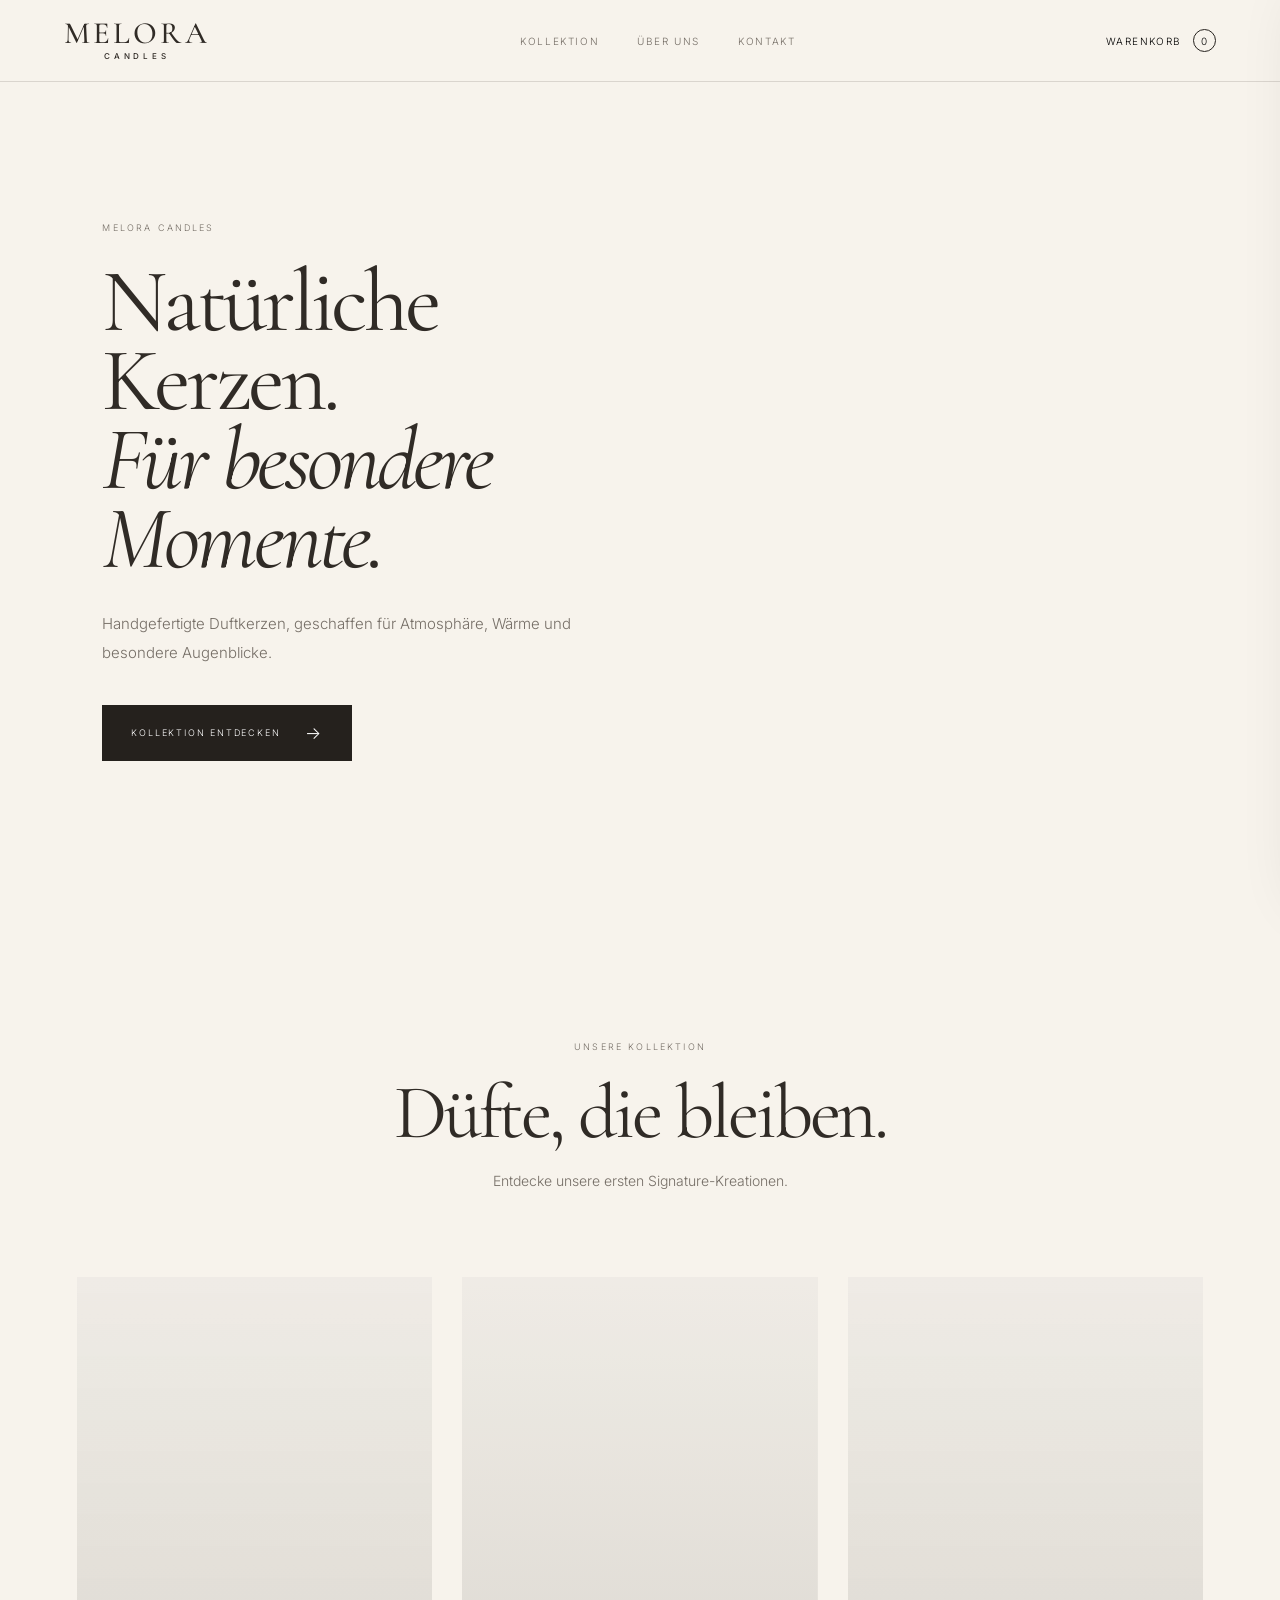
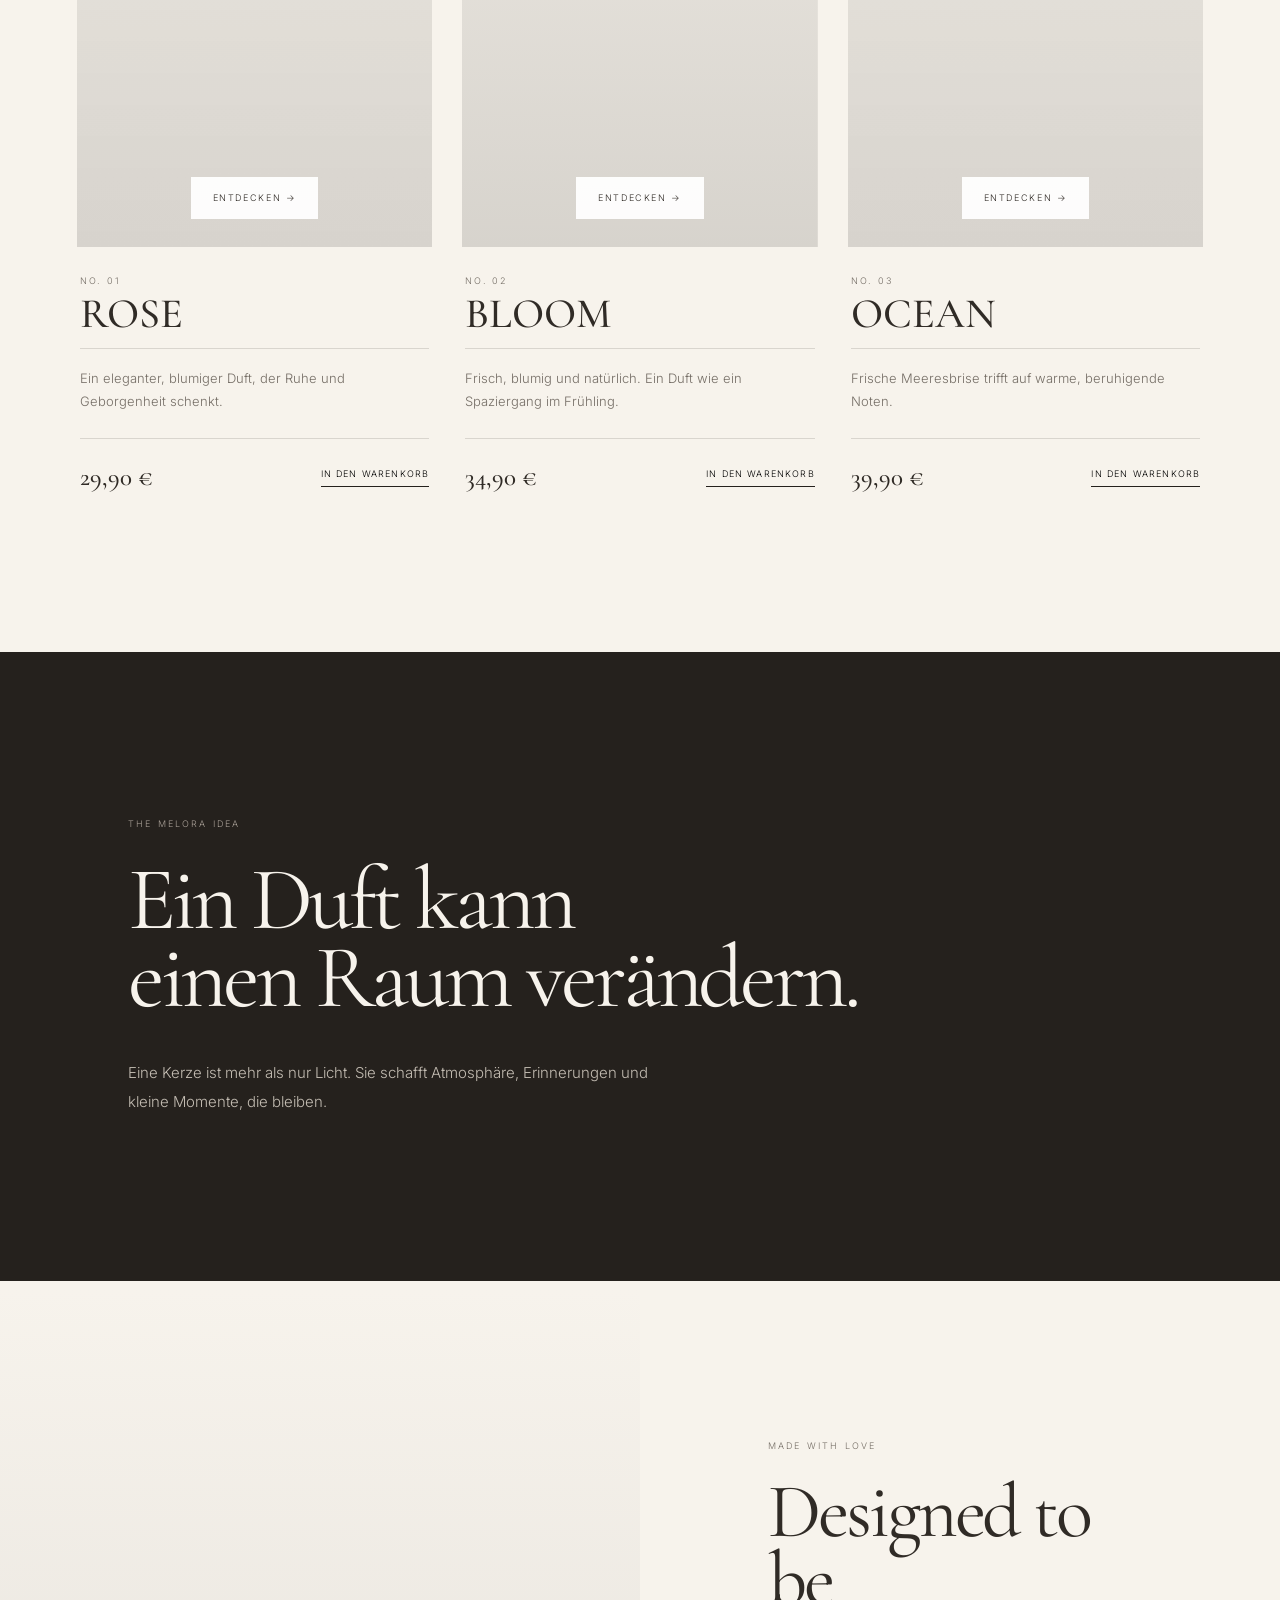
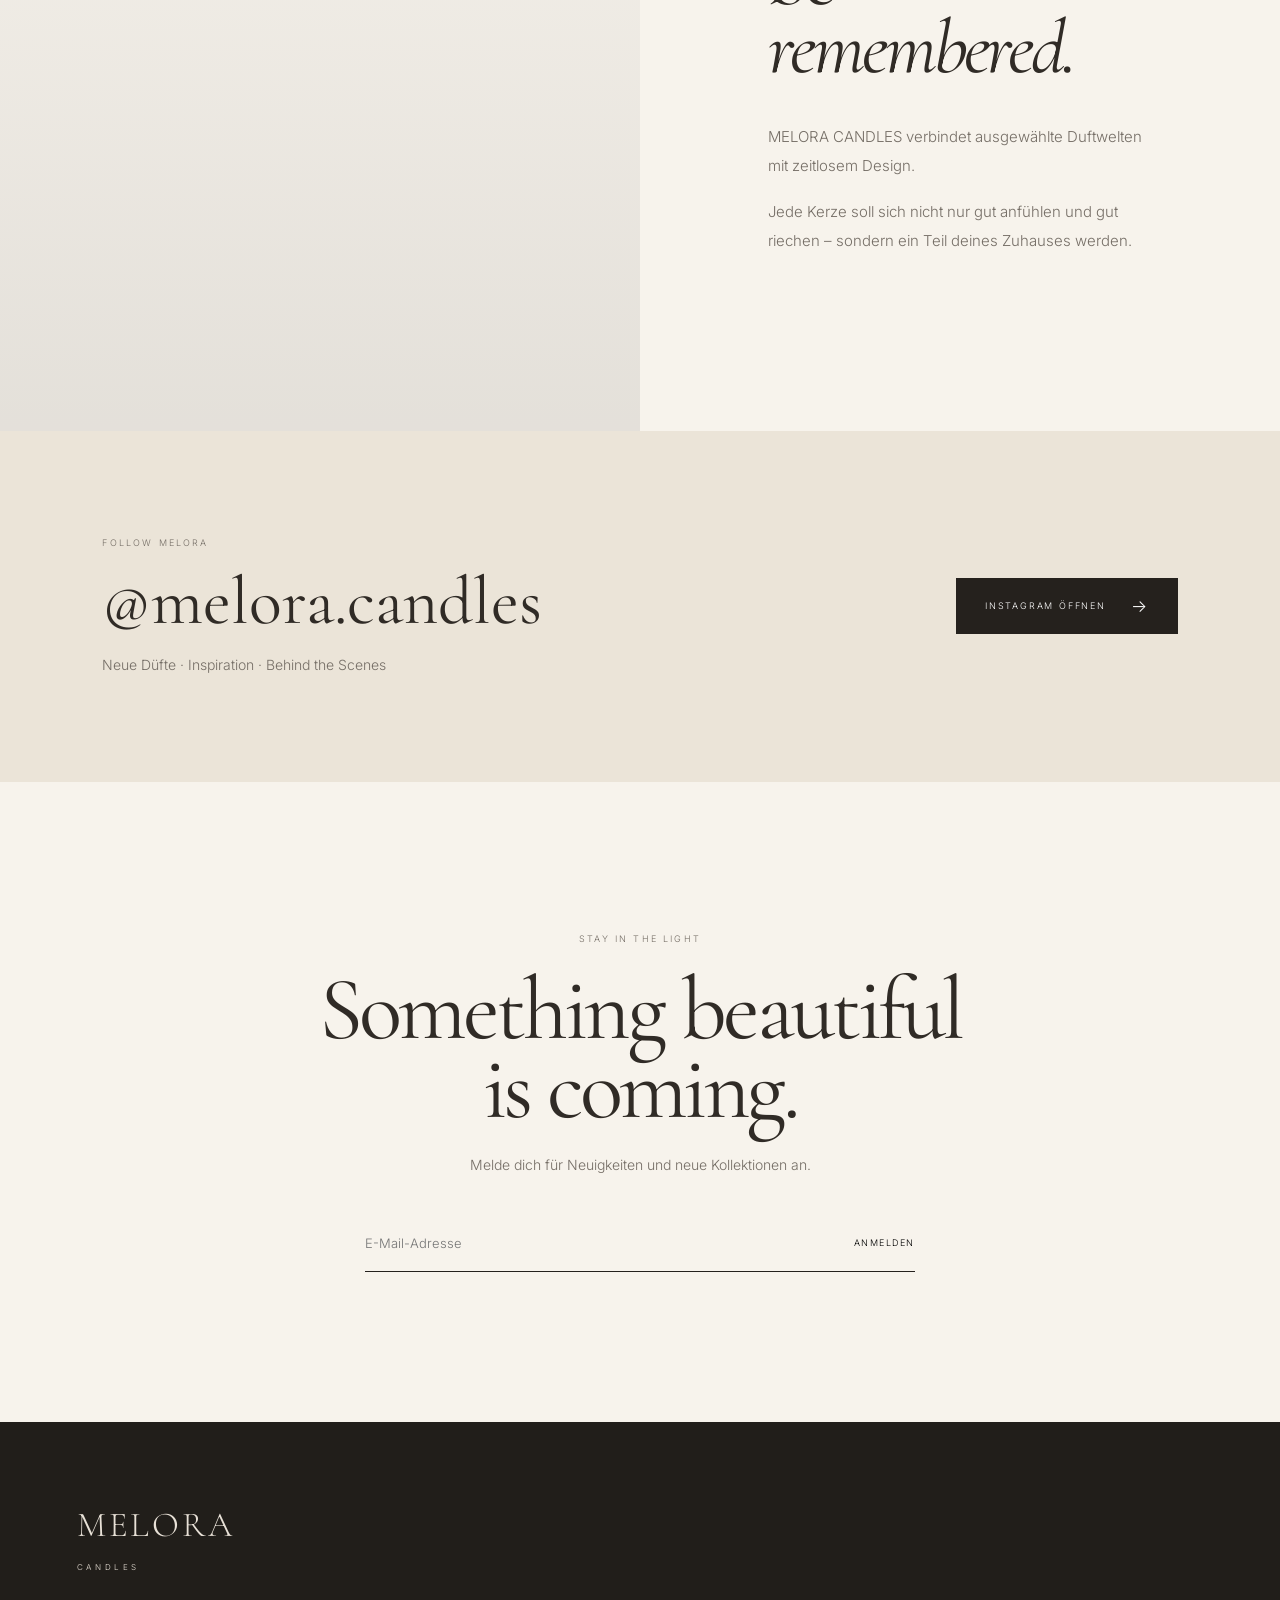
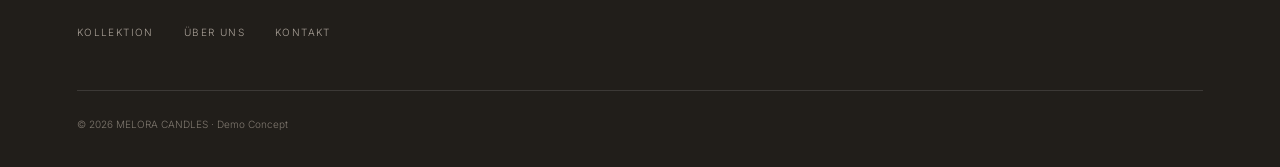
<file: index.html>
<!DOCTYPE html>
<html lang="de">

<head>

  <meta charset="UTF-8">

  <meta name="viewport" content="width=device-width, initial-scale=1.0">

  <meta name="description"
        content="MELORA CANDLES – elegante handgefertigte Duftkerzen für besondere Momente.">

  <title>MELORA CANDLES</title>

  <link rel="preconnect" href="https://fonts.googleapis.com">
  <link rel="preconnect" href="https://fonts.gstatic.com" crossorigin>

  <link href="https://fonts.googleapis.com/css2?family=Cormorant+Garamond:wght@400;500;600&family=Inter:wght@300;400;500&display=swap"
        rel="stylesheet">

  <link rel="stylesheet" href="css/style.css">

</head>


<body>


<header class="site-header">

  <a href="index.html" class="brand">
    MELORA
    <small>CANDLES</small>
  </a>


  <nav>

    <a href="#collection">
      Kollektion
    </a>

    <a href="#about">
      Über uns
    </a>

    <a href="#contact">
      Kontakt
    </a>

  </nav>


  <button
    class="cart-toggle"
    onclick="toggleCart()">

    Warenkorb

    <span id="count">0</span>

  </button>

</header>



<main>


<!-- HERO -->

<section class="hero">


  <div class="hero-image"></div>


  <div class="hero-content">


    <p class="eyebrow">
      MELORA CANDLES
    </p>


    <h1>

      Natürliche Kerzen.
      <br>

      <em>
        Für besondere Momente.
      </em>

    </h1>


    <p>

      Handgefertigte Duftkerzen,
      geschaffen für Atmosphäre,
      Wärme und besondere Augenblicke.

    </p>


    <a
      href="#collection"
      class="hero-button">

      KOLLEKTION ENTDECKEN

      <span>
        →
      </span>

    </a>


  </div>


</section>



<!-- KOLLEKTION -->

<section
  id="collection"
  class="collection">


  <div class="section-heading">


    <p class="eyebrow">
      UNSERE KOLLEKTION
    </p>


    <h2>
      Düfte, die bleiben.
    </h2>


    <p>
      Entdecke unsere ersten
      Signature-Kreationen.
    </p>


  </div>



  <div class="products">



    <!-- ROSE -->

    <article class="product-card">


      <a
        href="product.html?product=rose"
        class="product-image rose">


        <div class="discover">
          ENTDECKEN →
        </div>


      </a>



      <div class="product-info">


        <p class="product-number">
          NO. 01
        </p>


        <h3>
          ROSE
        </h3>


        <div class="product-line"></div>


        <p>

          Ein eleganter, blumiger Duft,
          der Ruhe und Geborgenheit schenkt.

        </p>


        <div class="product-bottom">


          <strong>
            29,90 €
          </strong>


          <button
            onclick="add('ROSE No. 01', 29.90)">

            IN DEN WARENKORB

          </button>


        </div>


      </div>


    </article>



    <!-- BLOOM -->

    <article class="product-card">


      <a
        href="product.html?product=bloom"
        class="product-image bloom"
        style="
          background-image:
            linear-gradient(
              rgba(255,255,255,.03),
              rgba(0,0,0,.10)
            ),
            url('https://images.unsplash.com/photo-1646562292853-b7e64647bbea?auto=format&fit=crop&fm=jpg&q=90&w=1600');
        ">


        <div class="discover">
          ENTDECKEN →
        </div>


      </a>



      <div class="product-info">


        <p class="product-number">
          NO. 02
        </p>


        <h3>
          BLOOM
        </h3>


        <div class="product-line"></div>


        <p>

          Frisch, blumig und natürlich.
          Ein Duft wie ein Spaziergang
          im Frühling.

        </p>


        <div class="product-bottom">


          <strong>
            34,90 €
          </strong>


          <button
            onclick="add('BLOOM', 34.90)">

            IN DEN WARENKORB

          </button>


        </div>


      </div>


    </article>



    <!-- OCEAN -->

    <article class="product-card">


      <a
        href="product.html?product=ocean"
        class="product-image ocean">


        <div class="discover">
          ENTDECKEN →
        </div>


      </a>



      <div class="product-info">


        <p class="product-number">
          NO. 03
        </p>


        <h3>
          OCEAN
        </h3>


        <div class="product-line"></div>


        <p>

          Frische Meeresbrise trifft
          auf warme, beruhigende Noten.

        </p>


        <div class="product-bottom">


          <strong>
            39,90 €
          </strong>


          <button
            onclick="add('OCEAN No. 03', 39.90)">

            IN DEN WARENKORB

          </button>


        </div>


      </div>


    </article>



  </div>


</section>



<!-- STATEMENT -->

<section class="statement">


  <p class="eyebrow">
    THE MELORA IDEA
  </p>


  <h2>

    Ein Duft kann
    <br>
    einen Raum verändern.

  </h2>


  <p>

    Eine Kerze ist mehr als nur Licht.
    Sie schafft Atmosphäre, Erinnerungen
    und kleine Momente, die bleiben.

  </p>


</section>



<!-- ÜBER UNS -->

<section
  id="about"
  class="about">


  <div class="about-image"></div>


  <div class="about-content">


    <p class="eyebrow">
      MADE WITH LOVE
    </p>


    <h2>

      Designed to be
      <br>

      <em>
        remembered.
      </em>

    </h2>


    <p>

      MELORA CANDLES verbindet
      ausgewählte Duftwelten mit
      zeitlosem Design.

    </p>


    <p>

      Jede Kerze soll sich nicht nur
      gut anfühlen und gut riechen –
      sondern ein Teil deines Zuhauses
      werden.

    </p>


  </div>


</section>



<!-- INSTAGRAM -->

<section class="instagram">


  <div>


    <p class="eyebrow">
      FOLLOW MELORA
    </p>


    <h2>
      @melora.candles
    </h2>


    <p>

      Neue Düfte · Inspiration ·
      Behind the Scenes

    </p>


  </div>


  <a
    href="https://www.instagram.com/melora.candles/"
    target="_blank"
    class="dark-button">

    INSTAGRAM ÖFFNEN

    <span>
      →
    </span>

  </a>


</section>



<!-- KONTAKT -->

<section
  id="contact"
  class="contact">


  <p class="eyebrow">
    STAY IN THE LIGHT
  </p>


  <h2>

    Something beautiful
    <br>
    is coming.

  </h2>


  <p>

    Melde dich für Neuigkeiten
    und neue Kollektionen an.

  </p>



  <form
    onsubmit="event.preventDefault(); alert('Demo: Newsletter-Anmeldung');">


    <input
      type="email"
      placeholder="E-Mail-Adresse"
      required>


    <button type="submit">
      ANMELDEN
    </button>


  </form>


</section>


</main>



<!-- WARENKORB -->

<aside
  id="cart"
  class="cart">


  <button
    class="close"
    onclick="toggleCart()">

    ×

  </button>


  <p class="eyebrow">
    MELORA CANDLES
  </p>


  <h2>
    Dein Warenkorb
  </h2>


  <div id="items">

    <p>
      Dein Warenkorb ist leer.
    </p>

  </div>


  <div class="total">


    <span>
      Gesamt
    </span>


    <strong id="total">
      0,00 €
    </strong>


  </div>


  <button
    class="checkout"
    onclick="alert('Demo: Checkout – Zahlung und Bestellung sind noch nicht aktiviert.')">

    ZUR KASSE

  </button>


  <p class="demo-note">

    Demo-Shop – aktuell sind keine
    echten Bestellungen möglich.

  </p>


</aside>



<!-- FOOTER -->

<footer>


  <div class="footer-brand">

    MELORA

    <small>
      CANDLES
    </small>

  </div>


  <div class="footer-links">


    <a href="#collection">
      Kollektion
    </a>


    <a href="#about">
      Über uns
    </a>


    <a href="#contact">
      Kontakt
    </a>


  </div>


  <p>

    © 2026 MELORA CANDLES · Demo Concept

  </p>


</footer>



<script src="js/app.js"></script>


</body>

</html>
</file>
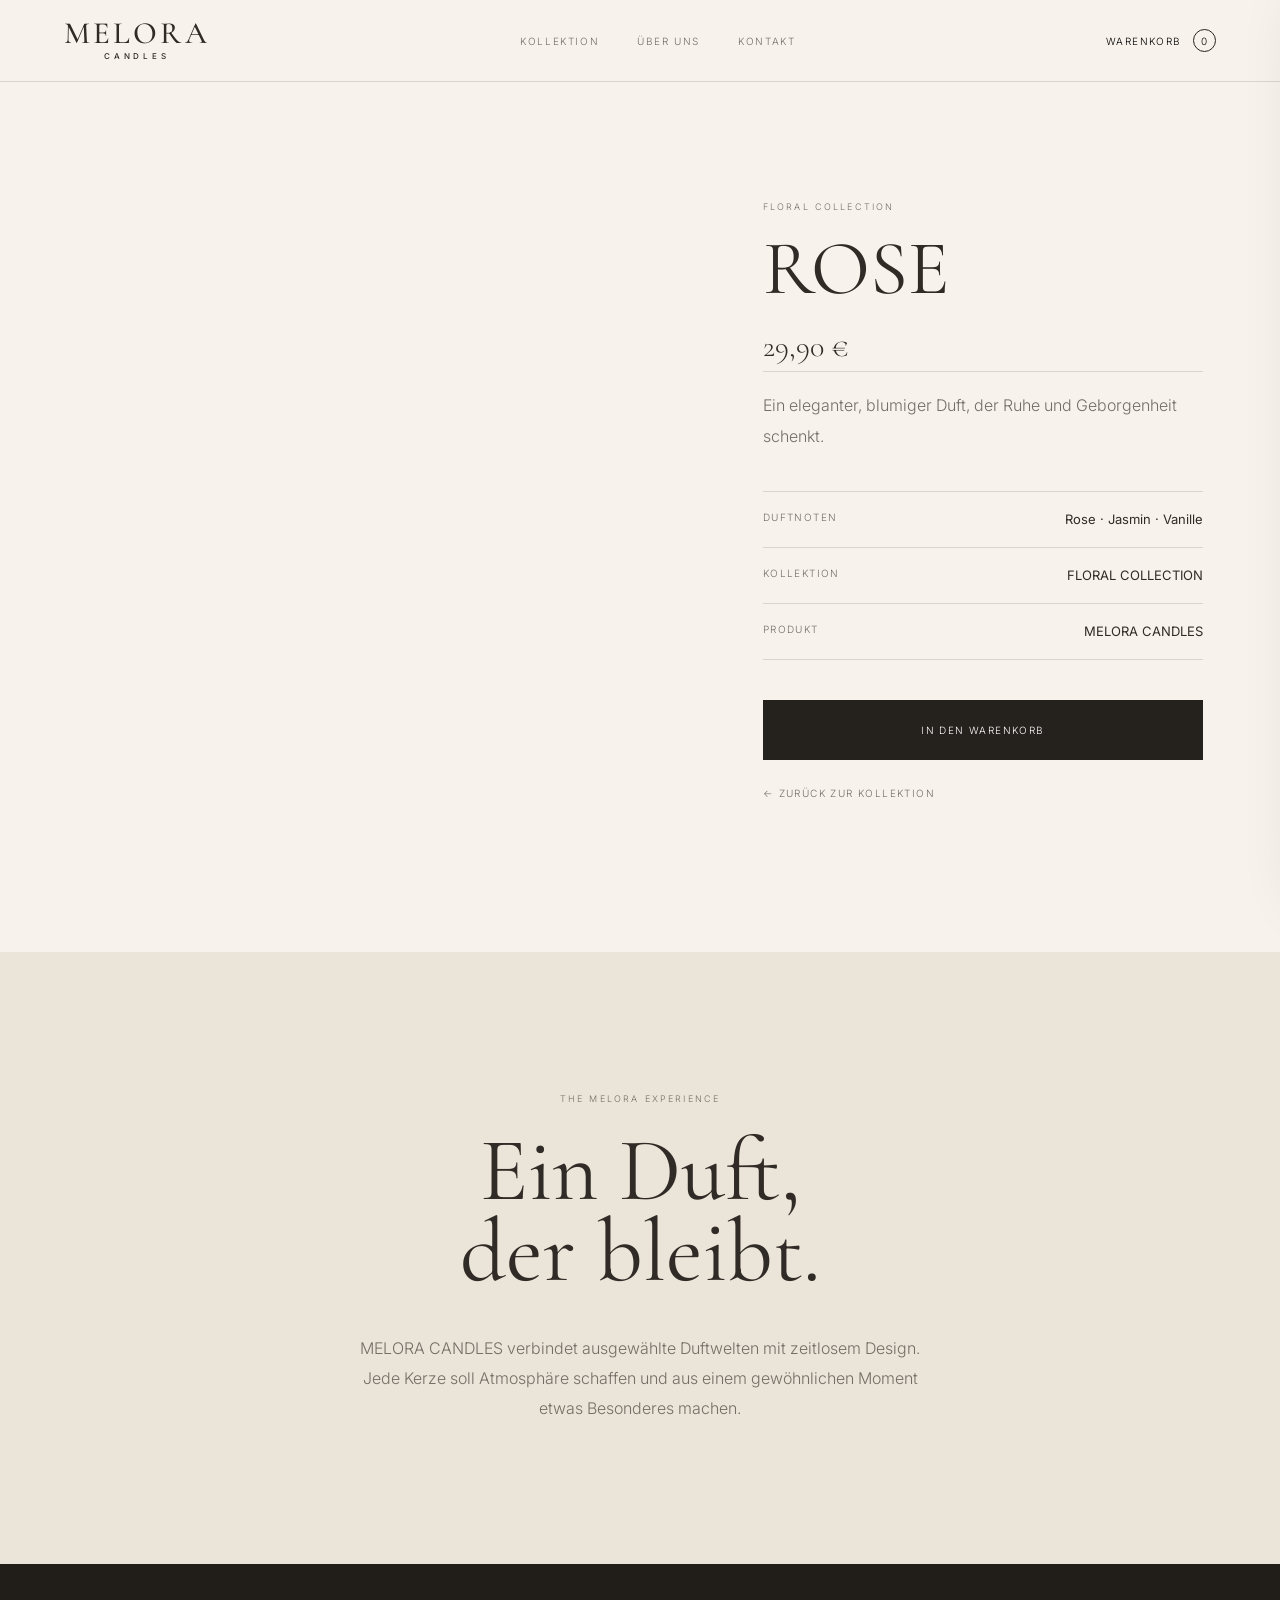
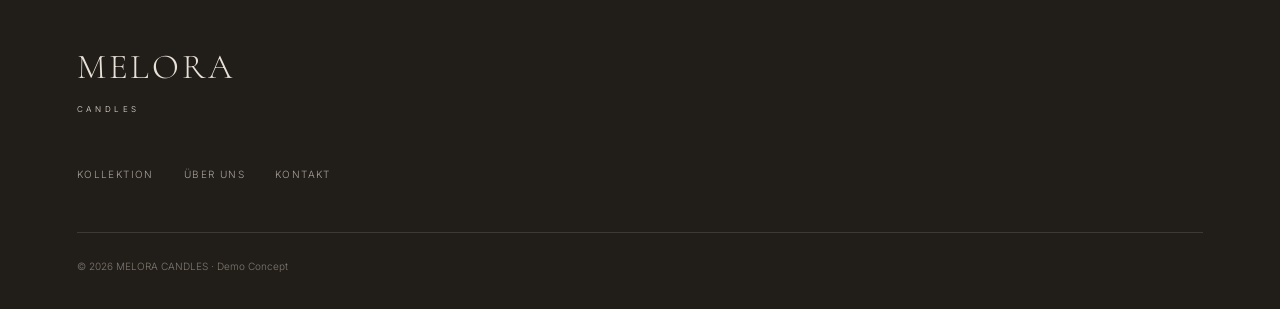
<file: product.html>
<!DOCTYPE html>
<html lang="de">

<head>
  <meta charset="UTF-8">
  <meta name="viewport" content="width=device-width, initial-scale=1.0">

  <meta name="description"
        content="MELORA CANDLES – unsere Duftkerzen und Signature-Kreationen.">

  <title>MELORA CANDLES</title>

  <link rel="preconnect" href="https://fonts.googleapis.com">
  <link rel="preconnect" href="https://fonts.gstatic.com" crossorigin>

  <link href="https://fonts.googleapis.com/css2?family=Cormorant+Garamond:wght@400;500;600&family=Inter:wght@300;400;500&display=swap"
        rel="stylesheet">

  <link rel="stylesheet" href="css/style.css">

</head>


<body class="product-page">


<header class="site-header">

  <a href="index.html" class="brand">
    MELORA
    <small>CANDLES</small>
  </a>


  <nav>

    <a href="index.html#collection">
      Kollektion
    </a>

    <a href="index.html#about">
      Über uns
    </a>

    <a href="index.html#contact">
      Kontakt
    </a>

  </nav>


  <button class="cart-toggle" onclick="toggleCart()">
    Warenkorb
    <span id="count">0</span>
  </button>

</header>



<main>


<section class="product-detail">


  <div
    class="product-detail-image"
    id="productImage">
  </div>



  <div class="product-detail-info">


    <p
      class="eyebrow"
      id="productCollection">
      COLLECTION
    </p>


    <h1 id="productName">
      MELORA
    </h1>


    <div
      class="product-detail-price"
      id="productPrice">
      0,00 €
    </div>


    <div class="product-line"></div>


    <p
      class="product-detail-description"
      id="productDescription">
      Eine besondere Duftkomposition für besondere Momente.
    </p>



    <div class="product-details-list">


      <div>

        <span>
          Duftnoten
        </span>

        <strong id="productNotes">
          -
        </strong>

      </div>



      <div>

        <span>
          Kollektion
        </span>

        <strong id="productCollection2">
          -
        </strong>

      </div>



      <div>

        <span>
          Produkt
        </span>

        <strong>
          MELORA CANDLES
        </strong>

      </div>


    </div>



    <button
      class="product-add"
      id="addButton">

      IN DEN WARENKORB

    </button>


    <br>


    <a
      href="index.html#collection"
      class="back-link">

      ← ZURÜCK ZUR KOLLEKTION

    </a>


  </div>

</section>




<section class="product-story">


  <p class="eyebrow">
    THE MELORA EXPERIENCE
  </p>


  <h2>
    Ein Duft,
    <br>
    der bleibt.
  </h2>


  <p>
    MELORA CANDLES verbindet
    ausgewählte Duftwelten mit
    zeitlosem Design.
    Jede Kerze soll Atmosphäre schaffen
    und aus einem gewöhnlichen Moment
    etwas Besonderes machen.
  </p>


</section>


</main>




<aside
  id="cart"
  class="cart">


  <button
    class="close"
    onclick="toggleCart()">

    ×

  </button>


  <p class="eyebrow">
    MELORA CANDLES
  </p>


  <h2>
    Dein Warenkorb
  </h2>


  <div id="items">

    <p>
      Dein Warenkorb ist leer.
    </p>

  </div>


  <div class="total">

    <span>
      Gesamt
    </span>

    <strong id="total">
      0,00 €
    </strong>

  </div>


  <button
    class="checkout"
    onclick="alert('Demo: Checkout – Zahlung und Bestellung sind noch nicht aktiviert.')">

    ZUR KASSE

  </button>


  <p class="demo-note">

    Demo-Shop – aktuell sind keine
    echten Bestellungen möglich.

  </p>


</aside>




<footer>


  <div class="footer-brand">

    MELORA

    <small>
      CANDLES
    </small>

  </div>



  <div class="footer-links">


    <a href="index.html#collection">
      Kollektion
    </a>


    <a href="index.html#about">
      Über uns
    </a>


    <a href="index.html#contact">
      Kontakt
    </a>


  </div>



  <p>
    © 2026 MELORA CANDLES · Demo Concept
  </p>


</footer>




<script src="js/app.js"></script>



<script>

const products = {


  rose: {

    name: "ROSE",

    number: "NO. 01",

    price: 29.90,

    collection: "FLORAL COLLECTION",

    notes: "Rose · Jasmin · Vanille",

    description: "Ein eleganter, blumiger Duft, der Ruhe und Geborgenheit schenkt.",

    image: "https://images.unsplash.com/photo-1602523961358-f9f03dd557db?auto=format&fit=crop&w=1600&q=90"

  },



  bloom: {

    name: "BLOOM",

    number: "NO. 02",

    price: 34.90,

    collection: "FLORAL COLLECTION",

    notes: "Blüten · Baumwolle · Moschus",

    description: "Frisch, blumig und natürlich. Ein Duft wie ein Spaziergang im Frühling.",
    image: "https://images.unsplash.com/photo-1646562292853-b7e64647bbea?auto=format&fit=crop&fm=jpg&q=90&w=1600"

  },



  ocean: {

    name: "OCEAN",

    number: "NO. 03",

    price: 39.90,

    collection: "SIGNATURE COLLECTION",

    notes: "Meersalz · Amber · Moschus",

    description: "Frische Meeresbrise trifft auf warme, beruhigende Noten.",

    image: "https://images.unsplash.com/photo-1603006905003-be475563bc59?auto=format&fit=crop&w=1600&q=90"

  }


};



const params =
  new URLSearchParams(
    window.location.search
  );


let productKey =
  params.get("product") || "rose";



if (productKey === "signature") {

  productKey = "ocean";

}



const product =
  products[productKey] || products.rose;



document.getElementById(
  "productName"
).textContent =
  product.name;



document.getElementById(
  "productPrice"
).textContent =
  product.price
    .toFixed(2)
    .replace(".", ",")
  + " €";



document.getElementById(
  "productCollection"
).textContent =
  product.collection;



document.getElementById(
  "productCollection2"
).textContent =
  product.collection;



document.getElementById(
  "productNotes"
).textContent =
  product.notes;



document.getElementById(
  "productDescription"
).textContent =
  product.description;



document.getElementById(
  "productImage"
).style.backgroundImage =
  `url("${product.image}")`;



document.getElementById(
  "addButton"
).onclick = function () {

  add(
    product.name,
    product.price
  );

};


</script>


</body>

</html>
</file>
<file: css/style.css>
@import url('https://fonts.googleapis.com/css2?family=Cormorant+Garamond:wght@400;500;600&family=Inter:wght@300;400;500&display=swap');

:root {
  --cream: #f7f3ec;
  --paper: #ebe4d8;
  --dark: #25211d;
  --text: #302b26;
  --muted: #756e66;
  --line: rgba(48,43,38,.15);
}

* {
  box-sizing: border-box;
  margin: 0;
  padding: 0;
}

html {
  scroll-behavior: smooth;
}

body {
  background: var(--cream);
  color: var(--text);
  font-family: "Inter", sans-serif;
  font-weight: 300;
  line-height: 1.6;
}

a {
  color: inherit;
  text-decoration: none;
}

button,
input {
  font: inherit;
}

/* HEADER */

.site-header {
  height: 82px;
  padding: 0 5vw;
  display: flex;
  align-items: center;
  justify-content: space-between;
  background: rgba(247,243,236,.97);
  border-bottom: 1px solid var(--line);
  position: sticky;
  top: 0;
  z-index: 100;
}

.brand {
  font-family: "Cormorant Garamond", serif;
  font-size: 31px;
  font-weight: 500;
  letter-spacing: .1em;
  line-height: .8;
}

.brand small {
  display: block;
  text-align: center;
  font-family: "Inter", sans-serif;
  font-size: 8px;
  letter-spacing: .48em;
  margin-top: 7px;
}

.site-header nav {
  display: flex;
  gap: 38px;
}

.site-header nav a {
  font-size: 10px;
  text-transform: uppercase;
  letter-spacing: .16em;
  color: var(--muted);
}

.cart-toggle {
  border: 0;
  background: transparent;
  cursor: pointer;
  font-size: 10px;
  text-transform: uppercase;
  letter-spacing: .14em;
}

.cart-toggle span {
  display: inline-flex;
  align-items: center;
  justify-content: center;
  width: 23px;
  height: 23px;
  margin-left: 7px;
  border: 1px solid var(--dark);
  border-radius: 50%;
}

/* HERO */

.hero {
  min-height: calc(100vh - 82px);
  position: relative;
  display: flex;
  align-items: center;
  overflow: hidden;
}

.hero-image {
  position: absolute;
  inset: 0;

  background-image:
    linear-gradient(
      90deg,
      rgba(247,243,236,.98) 0%,
      rgba(247,243,236,.80) 32%,
      rgba(247,243,236,.25) 68%,
      rgba(247,243,236,.02) 100%
    ),
    url("https://images.unsplash.com/photo-1602523961358-f9f03dd557db?auto=format&fit=crop&w=2200&q=90");

  background-size: cover;
  background-position: center;
}

.hero-content {
  position: relative;
  z-index: 2;
  width: 58%;
  max-width: 780px;
  padding: 8vw;
}

.eyebrow {
  font-size: 9px;
  letter-spacing: .24em;
  text-transform: uppercase;
  color: var(--muted);
}

.hero-content h1 {
  font-family: "Cormorant Garamond", serif;
  font-size: clamp(60px, 7vw, 105px);
  font-weight: 400;
  line-height: .88;
  letter-spacing: -.045em;
  margin: 28px 0 32px;
}

.hero-content h1 em {
  font-style: italic;
}

.hero-content > p:not(.eyebrow) {
  max-width: 470px;
  color: var(--muted);
  font-size: 15px;
  line-height: 1.9;
  margin-bottom: 38px;
}

.hero-button,
.dark-button {
  display: inline-flex;
  align-items: center;
  justify-content: center;
  gap: 25px;
  min-height: 56px;
  padding: 0 29px;
  background: var(--dark);
  color: white;
  font-size: 9px;
  letter-spacing: .2em;
  text-transform: uppercase;
}

.hero-button span,
.dark-button span {
  font-size: 17px;
}

/* COLLECTION */

.collection {
  padding: 140px 6vw 155px;
}

.section-heading {
  text-align: center;
  max-width: 650px;
  margin: 0 auto 85px;
}

.section-heading h2 {
  font-family: "Cormorant Garamond", serif;
  font-size: clamp(55px, 6vw, 85px);
  font-weight: 400;
  line-height: .9;
  letter-spacing: -.04em;
  margin: 24px 0 22px;
}

.section-heading > p:last-child {
  color: var(--muted);
  font-size: 14px;
}

.products {
  max-width: 1400px;
  margin: auto;
  display: grid;
  grid-template-columns: repeat(3, 1fr);
  gap: 30px;
}

.product-card {
  min-width: 0;
}

.product-image {
  height: 570px;
  position: relative;
  display: flex;
  align-items: flex-end;
  justify-content: center;
  overflow: hidden;
  background-size: cover;
  background-position: center;
}

/* ROSE */

.product-image.rose {
  background-image:
    linear-gradient(
      rgba(255,255,255,.03),
      rgba(0,0,0,.10)
    ),
    url("https://images.unsplash.com/photo-1602523961358-f9f03dd557db?auto=format&fit=crop&w=1400&q=90");
}

/* BLOOM */

.product-image.bloom {
  background-image:
    linear-gradient(
      rgba(255,255,255,.03),
      rgba(0,0,0,.10)
    ),
    url("https://images.unsplash.com/photo-1646562292853-b7e64647bbea?auto=format&fit=crop&fm=jpg&q=90&w=1600");
}

/* OCEAN */

.product-image.ocean {
  background-image:
    linear-gradient(
      rgba(255,255,255,.03),
      rgba(0,0,0,.10)
    ),
    url("https://images.unsplash.com/photo-1603006905003-be475563bc59?auto=format&fit=crop&w=1400&q=90");
}

.product-image::after {
  content: "";
  position: absolute;
  inset: 0;
  background: rgba(0,0,0,.03);
}

.discover {
  position: relative;
  z-index: 2;
  margin-bottom: 28px;
  padding: 14px 22px;
  background: rgba(255,255,255,.94);
  font-size: 9px;
  letter-spacing: .18em;
}

.product-info {
  padding: 27px 3px 0;
}

.product-number {
  font-size: 9px;
  color: var(--muted);
  letter-spacing: .2em;
  margin-bottom: 5px;
}

.product-info h3 {
  font-family: "Cormorant Garamond", serif;
  font-size: 42px;
  font-weight: 500;
  line-height: 1;
  margin-bottom: 13px;
}

.product-line {
  width: 100%;
  height: 1px;
  background: var(--line);
  margin-bottom: 18px;
}

.product-info > p:not(.product-number) {
  color: var(--muted);
  font-size: 13px;
  line-height: 1.75;
  max-width: 370px;
}

.product-bottom {
  margin-top: 25px;
  padding-top: 18px;
  border-top: 1px solid var(--line);
  display: flex;
  align-items: center;
  justify-content: space-between;
  gap: 15px;
}

.product-bottom strong {
  font-family: "Cormorant Garamond", serif;
  font-size: 25px;
  font-weight: 500;
}

.product-bottom button {
  border: 0;
  background: transparent;
  cursor: pointer;
  font-size: 9px;
  letter-spacing: .13em;
  text-transform: uppercase;
  border-bottom: 1px solid var(--dark);
  padding-bottom: 5px;
}

/* STATEMENT */

.statement {
  background: var(--dark);
  color: var(--cream);
  padding: 165px 10vw;
}

.statement .eyebrow {
  color: #aaa198;
}

.statement h2 {
  font-family: "Cormorant Garamond", serif;
  font-size: clamp(60px, 7vw, 108px);
  font-weight: 400;
  line-height: .87;
  letter-spacing: -.045em;
  margin: 30px 0 42px;
}

.statement > p:last-child {
  max-width: 520px;
  color: #c4bdb3;
  font-size: 15px;
  line-height: 1.9;
}

/* ABOUT */

.about {
  display: grid;
  grid-template-columns: 1fr 1fr;
  min-height: 750px;
}

.about-image {
  background-image:
    linear-gradient(
      rgba(255,255,255,.02),
      rgba(0,0,0,.08)
    ),
    url("https://images.unsplash.com/photo-1603006905003-be475563bc59?auto=format&fit=crop&w=1800&q=90");

  background-size: cover;
  background-position: center;
}

.about-content {
  padding: 10vw;
  display: flex;
  flex-direction: column;
  justify-content: center;
}

.about-content h2 {
  font-family: "Cormorant Garamond", serif;
  font-size: clamp(60px, 6vw, 92px);
  font-weight: 400;
  line-height: .88;
  letter-spacing: -.04em;
  margin: 25px 0 42px;
}

.about-content h2 em {
  font-style: italic;
}

.about-content p:not(.eyebrow) {
  max-width: 480px;
  color: var(--muted);
  font-size: 15px;
  line-height: 1.9;
  margin-bottom: 18px;
}

/* INSTAGRAM */

.instagram {
  padding: 105px 8vw;
  background: var(--paper);
  display: flex;
  align-items: center;
  justify-content: space-between;
  gap: 40px;
}

.instagram h2 {
  font-family: "Cormorant Garamond", serif;
  font-size: 68px;
  font-weight: 400;
  line-height: 1;
  margin: 18px 0;
}

.instagram p:not(.eyebrow) {
  color: var(--muted);
  font-size: 14px;
}

/* CONTACT */

.contact {
  padding: 150px 20px;
  text-align: center;
}

.contact h2 {
  font-family: "Cormorant Garamond", serif;
  font-size: clamp(55px, 7vw, 92px);
  font-weight: 400;
  line-height: .88;
  letter-spacing: -.04em;
  margin: 25px 0;
}

.contact > p:not(.eyebrow) {
  color: var(--muted);
  font-size: 14px;
  margin-bottom: 40px;
}

.contact form {
  max-width: 550px;
  margin: auto;
  display: flex;
  border-bottom: 1px solid var(--dark);
}

.contact input {
  flex: 1;
  min-width: 0;
  border: 0;
  outline: 0;
  background: transparent;
  padding: 17px 0;
  font-size: 13px;
}

.contact button {
  border: 0;
  background: transparent;
  cursor: pointer;
  font-size: 9px;
  letter-spacing: .17em;
  text-transform: uppercase;
}

/* CART */

.cart {
  position: fixed;
  z-index: 500;
  top: 0;
  right: 0;
  width: min(440px, 100%);
  height: 100vh;
  padding: 45px 35px;
  background: var(--cream);
  box-shadow: -20px 0 60px rgba(0,0,0,.12);
  transform: translateX(110%);
  transition: transform .35s ease;
  overflow-y: auto;
}

.cart.open {
  transform: translateX(0);
}

.cart .close {
  position: absolute;
  top: 25px;
  right: 25px;
  border: 0;
  background: transparent;
  cursor: pointer;
  font-size: 30px;
}

.cart h2 {
  font-family: "Cormorant Garamond", serif;
  font-size: 48px;
  font-weight: 400;
  margin: 15px 0 40px;
}

.cart-item {
  display: flex;
  justify-content: space-between;
  gap: 20px;
  padding: 22px 0;
  border-bottom: 1px solid var(--line);
}

.cart-item h4 {
  font-family: "Cormorant Garamond", serif;
  font-size: 24px;
  font-weight: 500;
}

.cart-item p {
  color: var(--muted);
  font-size: 12px;
}

.cart-item button {
  margin-top: 12px;
  margin-right: 12px;
  border: 0;
  background: transparent;
  cursor: pointer;
  color: var(--muted);
  font-size: 9px;
  text-transform: uppercase;
}

.cart-item > strong {
  font-family: "Cormorant Garamond", serif;
  font-size: 22px;
  white-space: nowrap;
}

.total {
  display: flex;
  justify-content: space-between;
  padding: 30px 0;
  margin-top: 20px;
  border-top: 1px solid var(--dark);
}

.total strong {
  font-family: "Cormorant Garamond", serif;
  font-size: 27px;
}

.checkout {
  width: 100%;
  min-height: 58px;
  border: 0;
  background: var(--dark);
  color: white;
  cursor: pointer;
  font-size: 10px;
  letter-spacing: .15em;
  text-transform: uppercase;
}

.demo-note {
  text-align: center;
  color: var(--muted);
  font-size: 11px;
  margin-top: 20px;
}

/* FOOTER */

footer {
  padding: 75px 6vw 35px;
  background: #211e1a;
  color: #e8e1d7;
}

.footer-brand {
  font-family: "Cormorant Garamond", serif;
  font-size: 35px;
  letter-spacing: .08em;
}

.footer-brand small {
  display: block;
  font-family: "Inter", sans-serif;
  font-size: 8px;
  letter-spacing: .45em;
  margin-top: 8px;
}

.footer-links {
  display: flex;
  gap: 30px;
  margin: 50px 0;
}

.footer-links a {
  color: #aaa198;
  font-size: 10px;
  text-transform: uppercase;
  letter-spacing: .14em;
}

footer > p {
  padding-top: 25px;
  border-top: 1px solid rgba(255,255,255,.12);
  color: #807970;
  font-size: 10px;
}

/* PRODUCT PAGE */

.product-page {
  background: var(--cream);
}

.product-detail {
  max-width: 1380px;
  margin: auto;
  padding: 80px 6vw 110px;
  display: grid;
  grid-template-columns: minmax(0,1.15fr) minmax(380px,.85fr);
  gap: 90px;
  align-items: center;
}

.product-detail-image {
  min-height: 680px;
  background-size: cover;
  background-position: center;
}

.product-detail-info {
  max-width: 520px;
}

.product-detail-info h1 {
  font-family: "Cormorant Garamond", serif;
  font-size: clamp(55px,6vw,85px);
  font-weight: 400;
  line-height: .9;
  margin: 20px 0;
}

.product-detail-price {
  font-family: "Cormorant Garamond", serif;
  font-size: 30px;
}

.product-detail-description {
  color: var(--muted);
  line-height: 1.9;
  margin-bottom: 40px;
}

.product-details-list {
  border-top: 1px solid var(--line);
  margin-bottom: 40px;
}

.product-details-list > div {
  display: flex;
  justify-content: space-between;
  gap: 20px;
  padding: 17px 0;
  border-bottom: 1px solid var(--line);
}

.product-details-list span {
  color: var(--muted);
  font-size: 10px;
  text-transform: uppercase;
  letter-spacing: .14em;
}

.product-details-list strong {
  font-size: 13px;
  font-weight: 400;
  text-align: right;
}

.product-add {
  width: 100%;
  min-height: 60px;
  border: 0;
  background: var(--dark);
  color: white;
  cursor: pointer;
  text-transform: uppercase;
  letter-spacing: .14em;
  font-size: 10px;
}

.back-link {
  display: inline-block;
  margin-top: 25px;
  color: var(--muted);
  font-size: 10px;
  text-transform: uppercase;
  letter-spacing: .14em;
}

.product-story {
  padding: 140px 20px;
  background: var(--paper);
  text-align: center;
}

.product-story h2 {
  font-family: "Cormorant Garamond", serif;
  font-size: clamp(55px,7vw,90px);
  font-weight: 400;
  line-height: .9;
  margin: 25px auto 40px;
}

.product-story p:last-child {
  max-width: 580px;
  margin: auto;
  color: var(--muted);
  line-height: 1.9;
}

/* MOBILE */

@media (max-width: 900px) {

  .site-header {
    height: 72px;
    padding: 0 20px;
  }

  .site-header nav {
    display: none;
  }

  .brand {
    font-size: 27px;
  }

  .hero {
    min-height: 720px;
  }

  .hero-image {
    background-image:
      linear-gradient(
        180deg,
        rgba(247,243,236,.05),
        rgba(247,243,236,.72) 68%,
        rgba(247,243,236,.98) 100%
      ),
      url("https://images.unsplash.com/photo-1602523961358-f9f03dd557db?auto=format&fit=crop&w=1300&q=90");

    background-position: center;
  }

  .hero-content {
    width: 100%;
    padding: 40px 25px;
    align-self: flex-end;
  }

  .hero-content h1 {
    font-size: 62px;
  }

  .collection {
    padding: 90px 20px 100px;
  }

  .section-heading {
    margin-bottom: 55px;
  }

  .products {
    grid-template-columns: 1fr;
    gap: 70px;
  }

  .product-image {
    height: 520px;
  }

  .discover {
    opacity: 1;
  }

  .statement {
    padding: 105px 25px;
  }

  .about {
    grid-template-columns: 1fr;
  }

  .about-image {
    min-height: 500px;
  }

  .about-content {
    padding: 90px 25px;
  }

  .instagram {
    padding: 80px 25px;
    flex-direction: column;
    align-items: flex-start;
  }

  .instagram h2 {
    font-size: 55px;
  }

  .contact {
    padding: 100px 25px;
  }

  .footer-links {
    flex-direction: column;
    gap: 16px;
  }

  .product-detail {
    display: block;
    padding: 30px 20px 80px;
  }

  .product-detail-image {
    min-height: 480px;
    margin-bottom: 45px;
  }

  .product-detail-info {
    max-width: none;
  }
}

@media (max-width: 480px) {

  .hero {
    min-height: 680px;
  }

  .hero-content {
    padding: 35px 20px;
  }

  .hero-content h1 {
    font-size: 54px;
  }

  .product-image {
    height: 450px;
  }

  .product-info h3 {
    font-size: 36px;
  }

  .statement h2 {
    font-size: 58px;
  }

  .about-image {
    min-height: 420px;
  }

  .about-content h2 {
    font-size: 58px;
  }

  .instagram h2 {
    font-size: 48px;
  }

  .cart {
    padding: 40px 22px;
  }

  .product-detail {
    padding: 20px 18px 60px;
  }

  .product-detail-image {
    min-height: 420px;
  }

  .product-detail-info h1 {
    font-size: 50px;
  }
}
</file>
